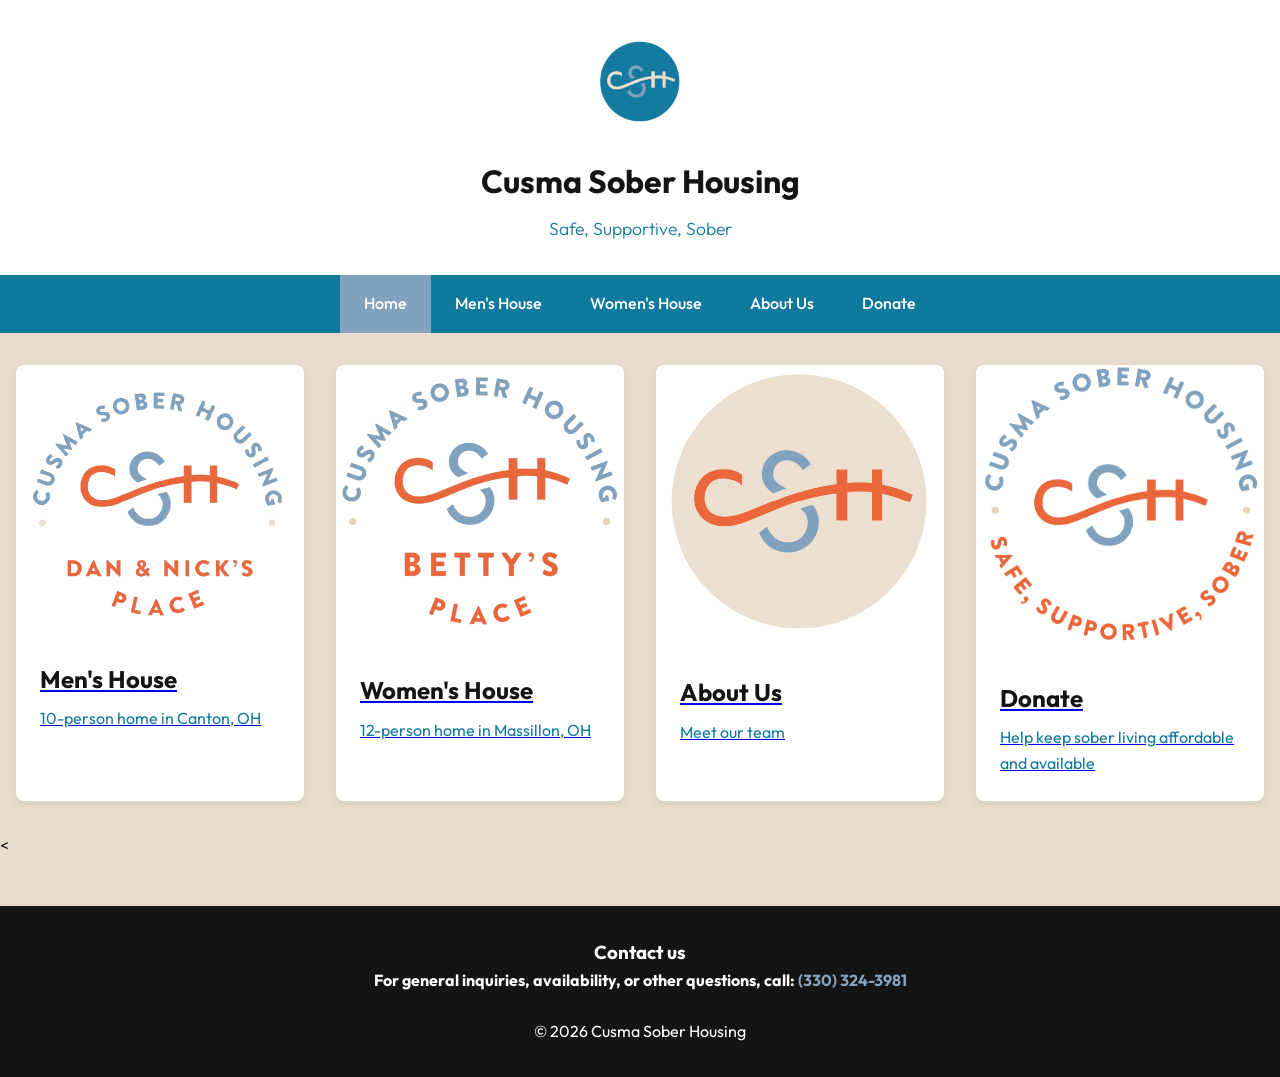
<file: index.html>
<!doctype html>
<html lang="en">
  <head>
    <meta charset="UTF-8" />
    <meta name="viewport" content="width=device-width, initial-scale=1.0" />
    <title>Cusma Sober Housing</title>
    <link rel="icon" href="public/images/favicon.ico" />
    <link rel="stylesheet" href="public/styles.css" />

    <link rel="preconnect" href="https://fonts.googleapis.com" />
    <link rel="preconnect" href="https://fonts.gstatic.com" crossorigin />
    <link href="https://fonts.googleapis.com/css2?family=Outfit:wght@300;400;500;600;700;800&display=swap" rel="stylesheet" />
  <script src="public/js/main.js" defer></script>
</head>

  <body>
    <div class="header">
      <img src="public/images/csh-logo.png" alt="Cusma Sober Housing" class="avatar" />
      <h1>Cusma Sober Housing</h1>
      <p class="tagline">Safe, Supportive, Sober</p>
    </div>

    <nav>
      <a href="index.html" class="active">Home</a>
      <a href="mens-house.html">Men's House</a>
      <a href="womens-house.html">Women's House</a>
      <a href="about.html">About Us</a>
      <a href="donate.html">Donate</a>
    </nav>

    <div class="container">
      <div class="blocks-grid">
        <a href="mens-house.html" class="block">
          <img src="public/images/dan-n-nick.png" alt="Men's House" />
          <div class="block-content">
            <h2>Men's House</h2>
            <p>10-person home in Canton, OH</p>
          </div>
        </a>

        <a href="womens-house.html" class="block">
          <img src="public/images/bettys-logo.png" alt="Women's House" />
          <div class="block-content">
            <h2>Women's House</h2>
            <p>12-person home in Massillon, OH</p>
          </div>
        </a>

        <a href="about.html" class="block">
          <img src="public/images/csh-tan-logo.png" alt="About Us" />
          <div class="block-content">
            <h2>About Us</h2>
            <p>Meet our team</p>
          </div>
        </a>

        <a href="donate.html" class="block">
          <img src="public/images/csh-slogan-logo.png" alt="Donate" />
          <div class="block-content">
            <h2>Donate</h2>
            <p>Help keep sober living affordable and available</p>
          </div>
        </a>
      </div>
    </div>

    <    <div class="footer">
      <h3>Contact us</h3>
      <h4>
        For general inquiries, availability, or other questions, call:
        <span
          class="phone"
          data-user="330"
          data-mid="324"
          data-end="3981"
        ></span>
      </h4>

      <br />
      <p>&copy; 2026 Cusma Sober Housing</p>
    </div>
  </body>
</html>
</file>
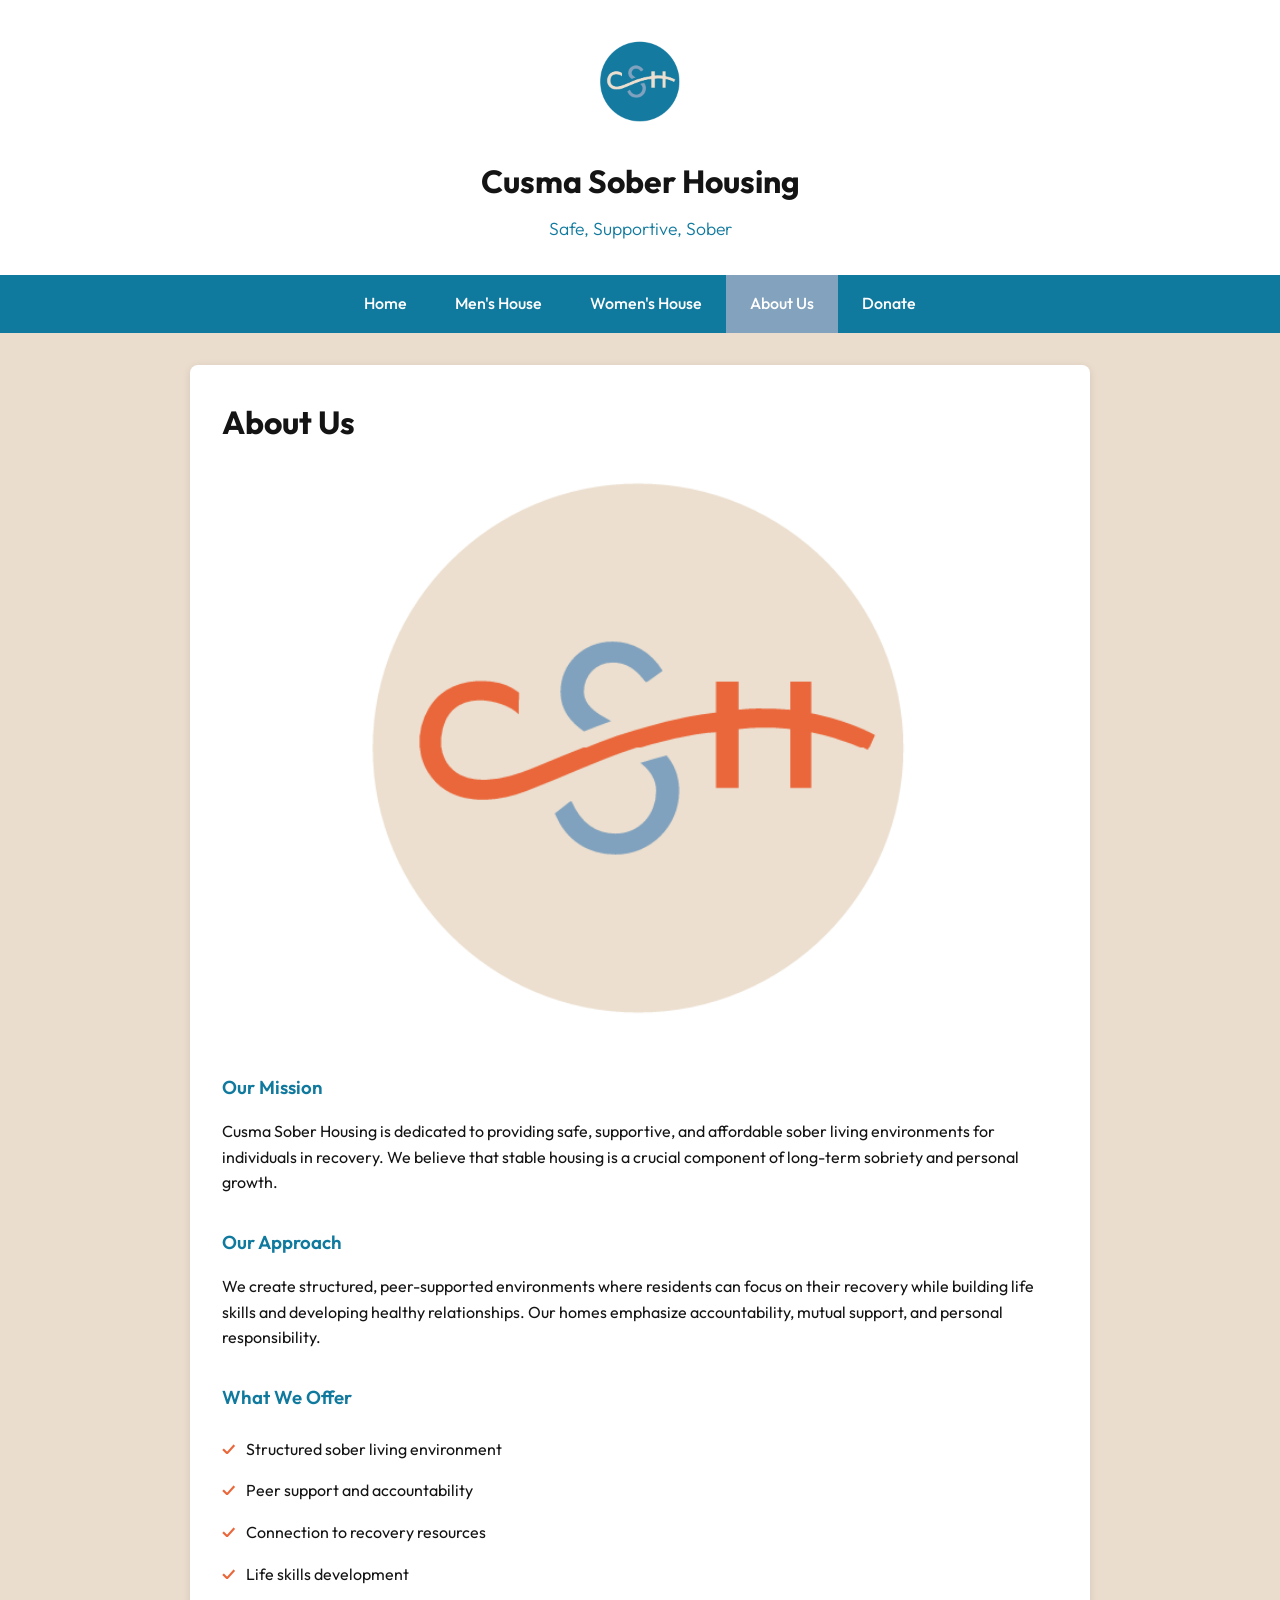
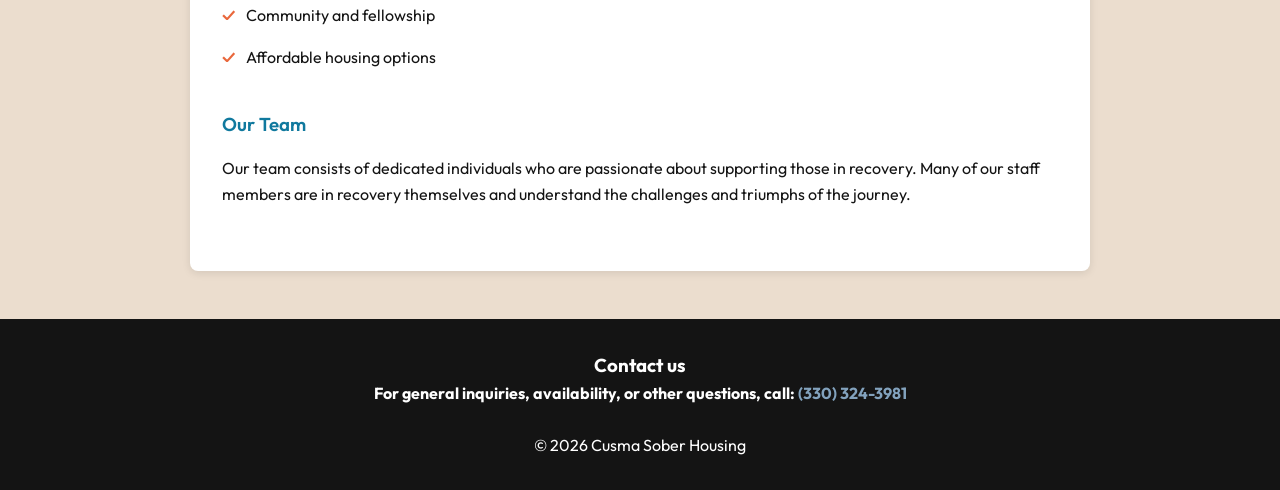
<file: about.html>
<!doctype html>
<html lang="en">
  <head>
    <meta charset="UTF-8" />
    <meta name="viewport" content="width=device-width, initial-scale=1.0" />
    <title>About | Cusma Sober Housing</title>

    <link rel="icon" href="public/images/favicon.ico" />
    <link rel="stylesheet" href="public/styles.css" />

    <link rel="preconnect" href="https://fonts.googleapis.com" />
    <link rel="preconnect" href="https://fonts.gstatic.com" crossorigin />
    <link
      href="https://fonts.googleapis.com/css2?family=Outfit:wght@300;400;500;600;700;800&display=swap"
      rel="stylesheet"
    />
    <script src="public/js/main.js" defer></script>
  </head>

  <body>
    <!-- Header -->
    <div class="header">
      <img
        src="public/images/csh-logo.png"
        alt="Cusma Sober Housing"
        class="avatar"
      />
      <h1>Cusma Sober Housing</h1>
      <p class="tagline">Safe, Supportive, Sober</p>
    </div>

    <!-- Nav -->
    <nav>
      <a href="index.html">Home</a>
      <a href="mens-house.html">Men's House</a>
      <a href="womens-house.html">Women's House</a>
      <a href="about.html" class="active">About Us</a>
      <a href="donate.html">Donate</a>
    </nav>

    <!-- Page Content -->
    <div class="container">
      <div class="page-content">
        <h2>About Us</h2>
        <img src="public/images/csh-tan-logo.png" alt="About Us" />

        <div class="info-section">
          <h3>Our Mission</h3>
          <p>
            Cusma Sober Housing is dedicated to providing safe, supportive, and
            affordable sober living environments for individuals in recovery. We
            believe that stable housing is a crucial component of long-term
            sobriety and personal growth.
          </p>
        </div>

        <div class="info-section">
          <h3>Our Approach</h3>
          <p>
            We create structured, peer-supported environments where residents
            can focus on their recovery while building life skills and
            developing healthy relationships. Our homes emphasize
            accountability, mutual support, and personal responsibility.
          </p>
        </div>

        <div class="info-section">
          <h3>What We Offer</h3>
          <ul class="info-list">
            <li>Structured sober living environment</li>
            <li>Peer support and accountability</li>
            <li>Connection to recovery resources</li>
            <li>Life skills development</li>
            <li>Community and fellowship</li>
            <li>Affordable housing options</li>
          </ul>
        </div>

        <div class="info-section">
          <h3>Our Team</h3>
          <p>
            Our team consists of dedicated individuals who are passionate about
            supporting those in recovery. Many of our staff members are in
            recovery themselves and understand the challenges and triumphs of
            the journey.
          </p>
        </div>
      </div>
    </div>

    <!-- Footer -->
        <div class="footer">
      <h3>Contact us</h3>
      <h4>
        For general inquiries, availability, or other questions, call:
        <span
          class="phone"
          data-user="330"
          data-mid="324"
          data-end="3981"
        ></span>
      </h4>

      <br />
      <p>&copy; 2026 Cusma Sober Housing</p>
    </div>

  </body>
</html>
</file>
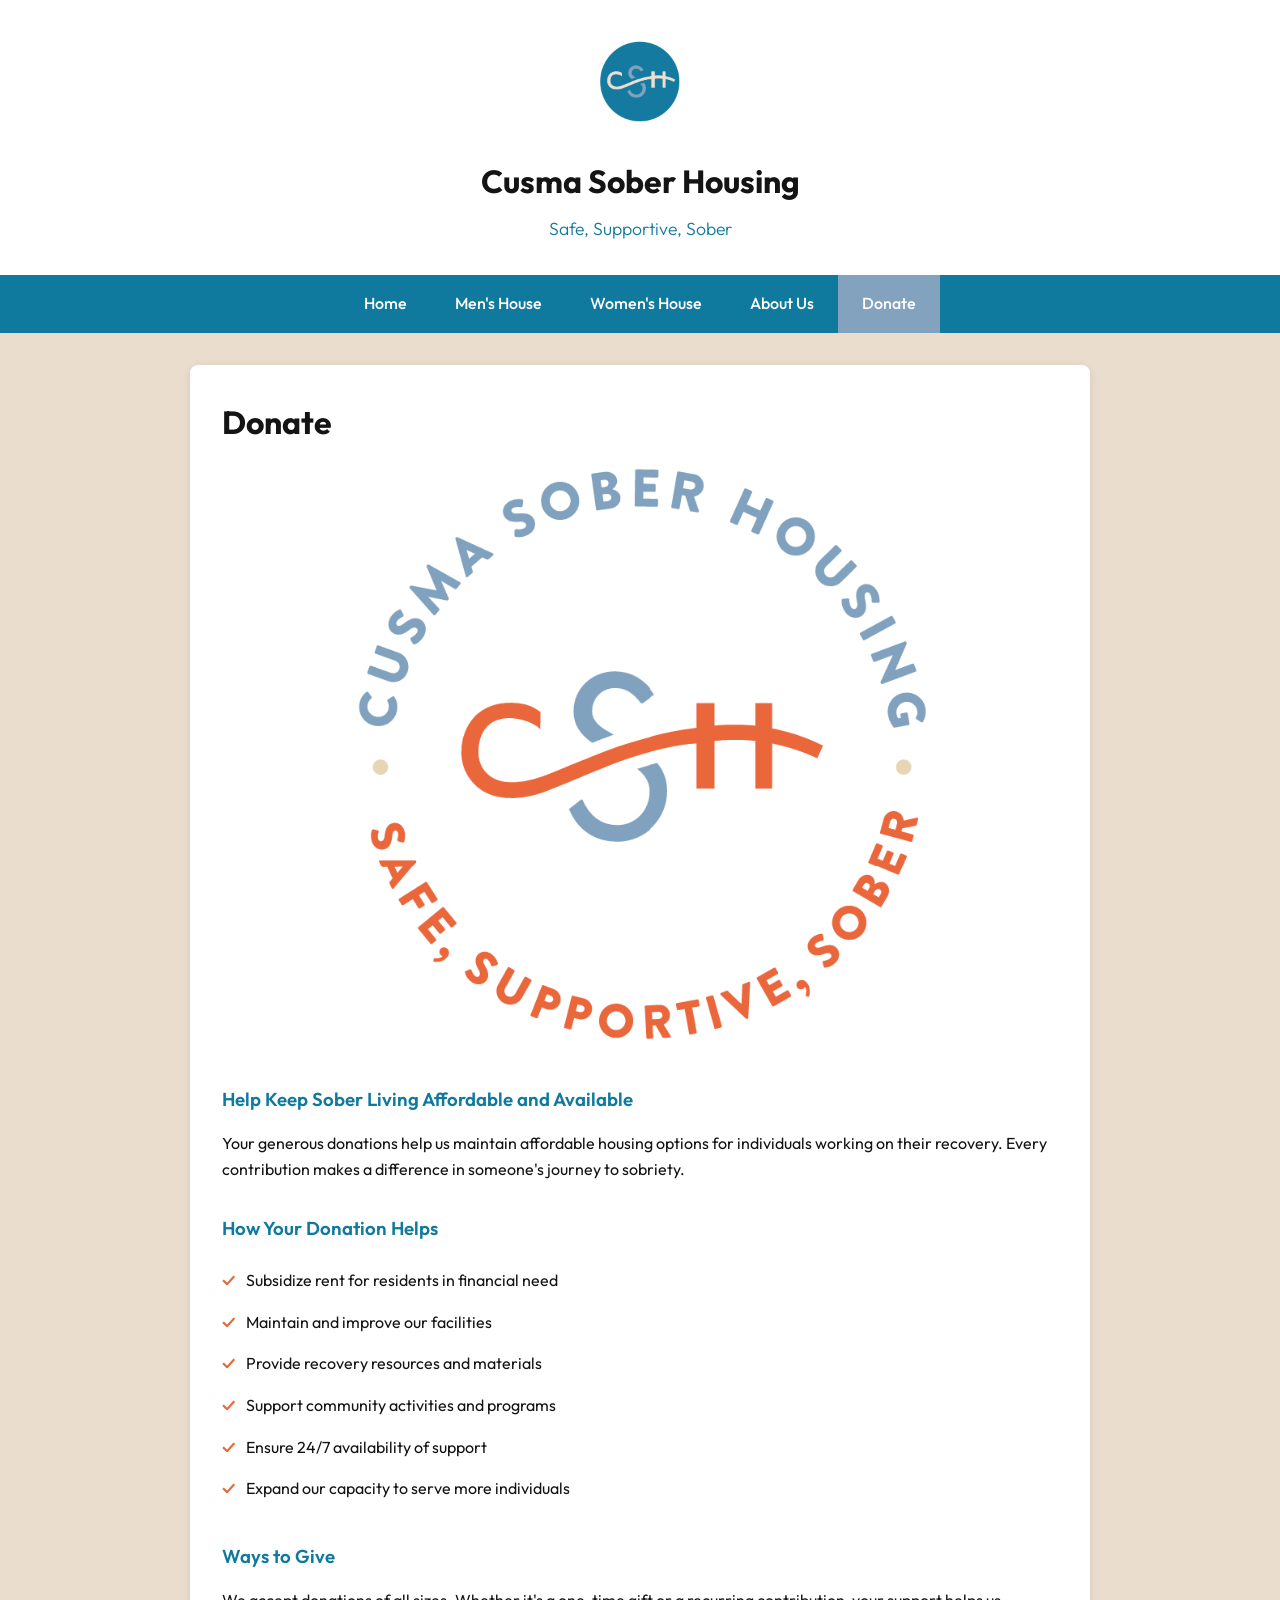
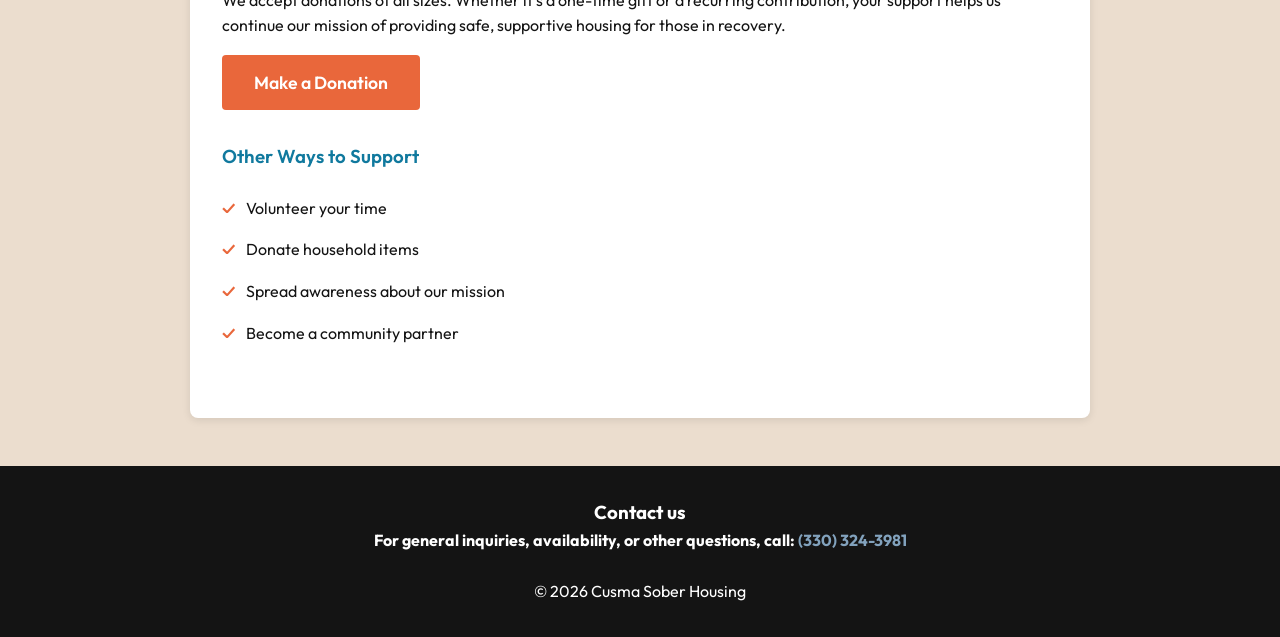
<file: donate.html>
<!doctype html>
<html lang="en">
  <head>
    <meta charset="UTF-8" />
    <meta name="viewport" content="width=device-width, initial-scale=1.0" />
    <title>Donate | Cusma Sober Housing</title>

    <link rel="icon" href="public/images/favicon.ico" />
    <link rel="stylesheet" href="public/styles.css" />

    <link rel="preconnect" href="https://fonts.googleapis.com" />
    <link rel="preconnect" href="https://fonts.gstatic.com" crossorigin />
    <link
      href="https://fonts.googleapis.com/css2?family=Outfit:wght@300;400;500;600;700;800&display=swap"
      rel="stylesheet"
    />
    <script src="public/js/main.js" defer></script>
  </head>

  <body>
    <!-- Header -->
    <div class="header">
      <img
        src="public/images/csh-logo.png"
        alt="Cusma Sober Housing"
        class="avatar"
      />
      <h1>Cusma Sober Housing</h1>
      <p class="tagline">Safe, Supportive, Sober</p>
    </div>

    <!-- Nav -->
    <nav>
      <a href="index.html">Home</a>
      <a href="mens-house.html">Men's House</a>
      <a href="womens-house.html">Women's House</a>
      <a href="about.html">About Us</a>
      <a href="donate.html" class="active">Donate</a>
    </nav>

    <!-- Page Content -->
    <div class="container">
      <div class="page-content">
        <h2>Donate</h2>
        <img src="public/images/csh-slogan-logo.png" alt="Donate" />

        <div class="info-section">
          <h3>Help Keep Sober Living Affordable and Available</h3>
          <p>
            Your generous donations help us maintain affordable housing options
            for individuals working on their recovery. Every contribution makes
            a difference in someone's journey to sobriety.
          </p>
        </div>

        <div class="info-section">
          <h3>How Your Donation Helps</h3>
          <ul class="info-list">
            <li>Subsidize rent for residents in financial need</li>
            <li>Maintain and improve our facilities</li>
            <li>Provide recovery resources and materials</li>
            <li>Support community activities and programs</li>
            <li>Ensure 24/7 availability of support</li>
            <li>Expand our capacity to serve more individuals</li>
          </ul>
        </div>

        <div class="info-section">
          <h3>Ways to Give</h3>
          <p>
            We accept donations of all sizes. Whether it's a one-time gift or a
            recurring contribution, your support helps us continue our mission
            of providing safe, supportive housing for those in recovery.
          </p>
          <button
            class="donate-btn"
            onclick="
              alert(
                'Thank you for your interest in donating! Please contact us for donation information.',
              )
            "
          >
            Make a Donation
          </button>
        </div>

        <div class="info-section">
          <h3>Other Ways to Support</h3>
          <ul class="info-list">
            <li>Volunteer your time</li>
            <li>Donate household items</li>
            <li>Spread awareness about our mission</li>
            <li>Become a community partner</li>
          </ul>
        </div>
      </div>
    </div>

    <!-- Footer -->
    <div class="footer">
      <h3>Contact us</h3>
      <h4>
        For general inquiries, availability, or other questions, call:
        <span
          class="phone"
          data-user="330"
          data-mid="324"
          data-end="3981"
        ></span>
      </h4>

      <br />
      <p>&copy; 2026 Cusma Sober Housing</p>
    </div>

  </body>
</html>
</file>
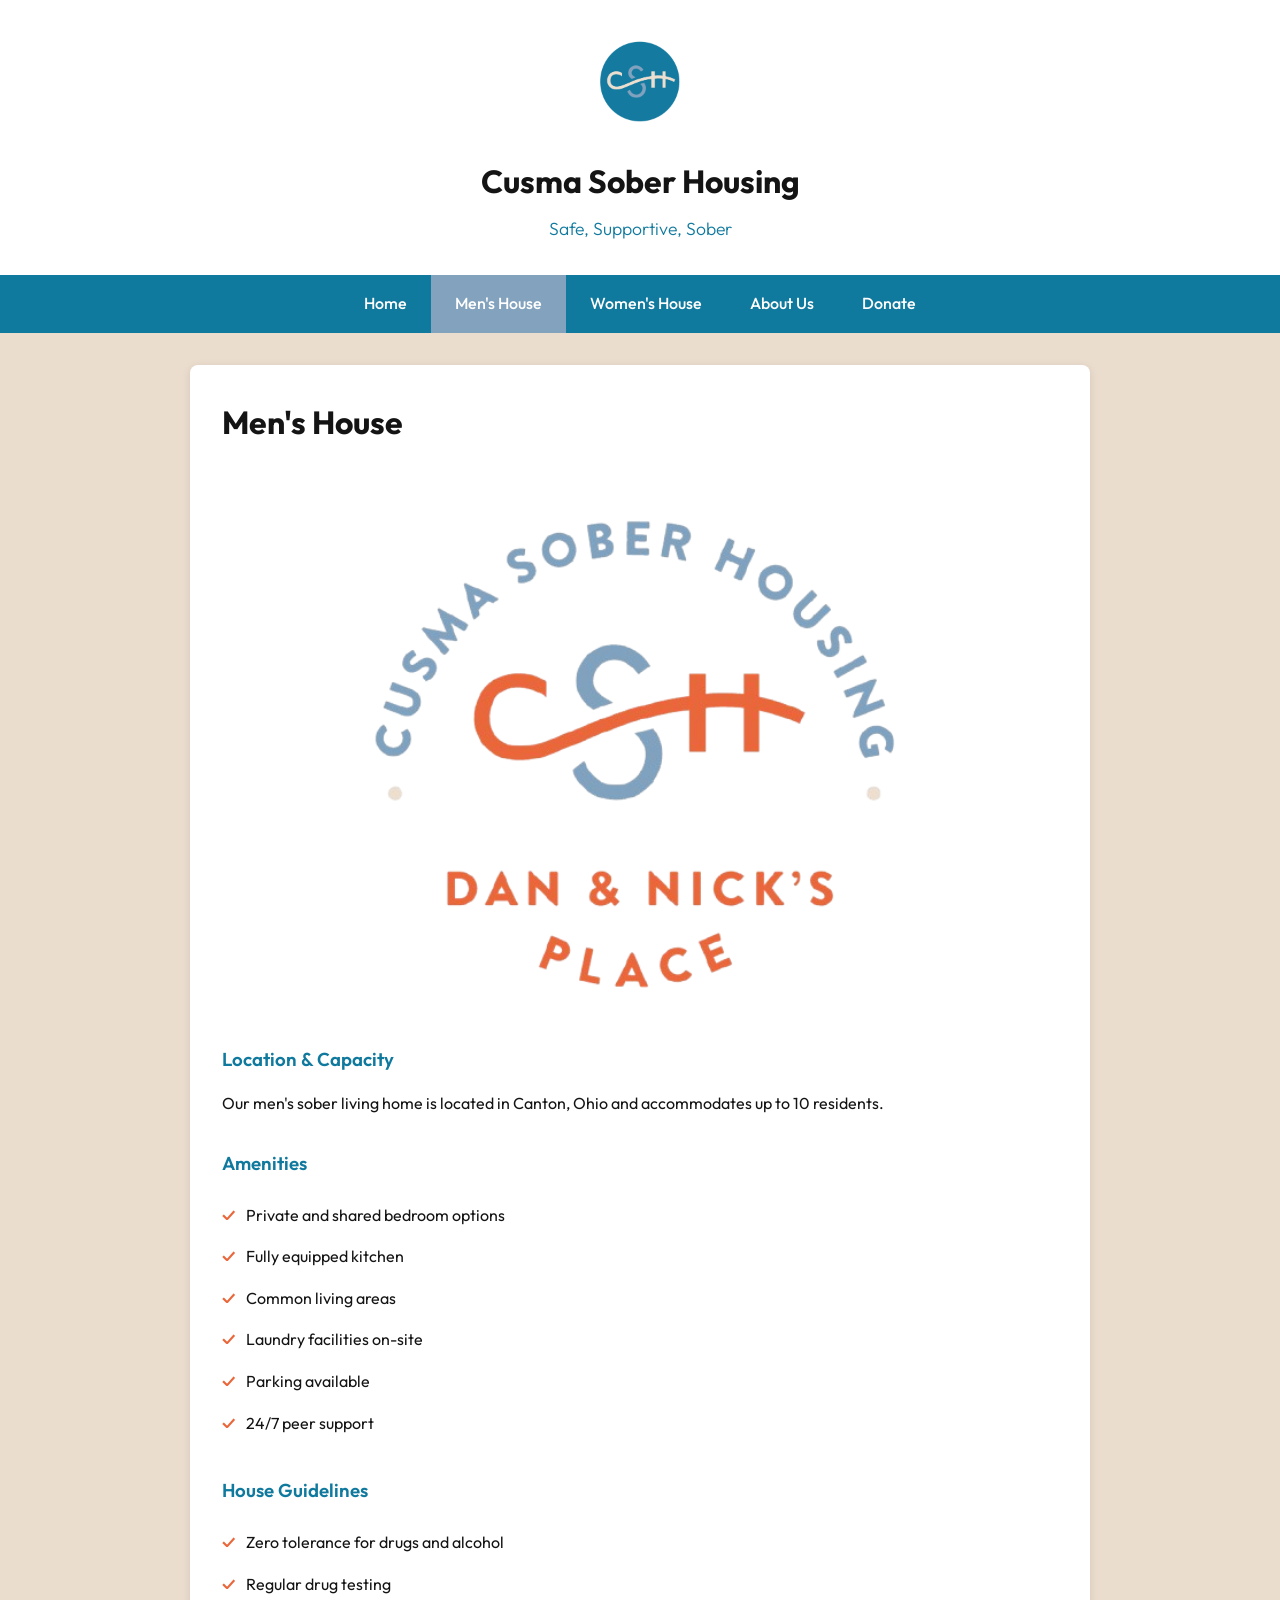
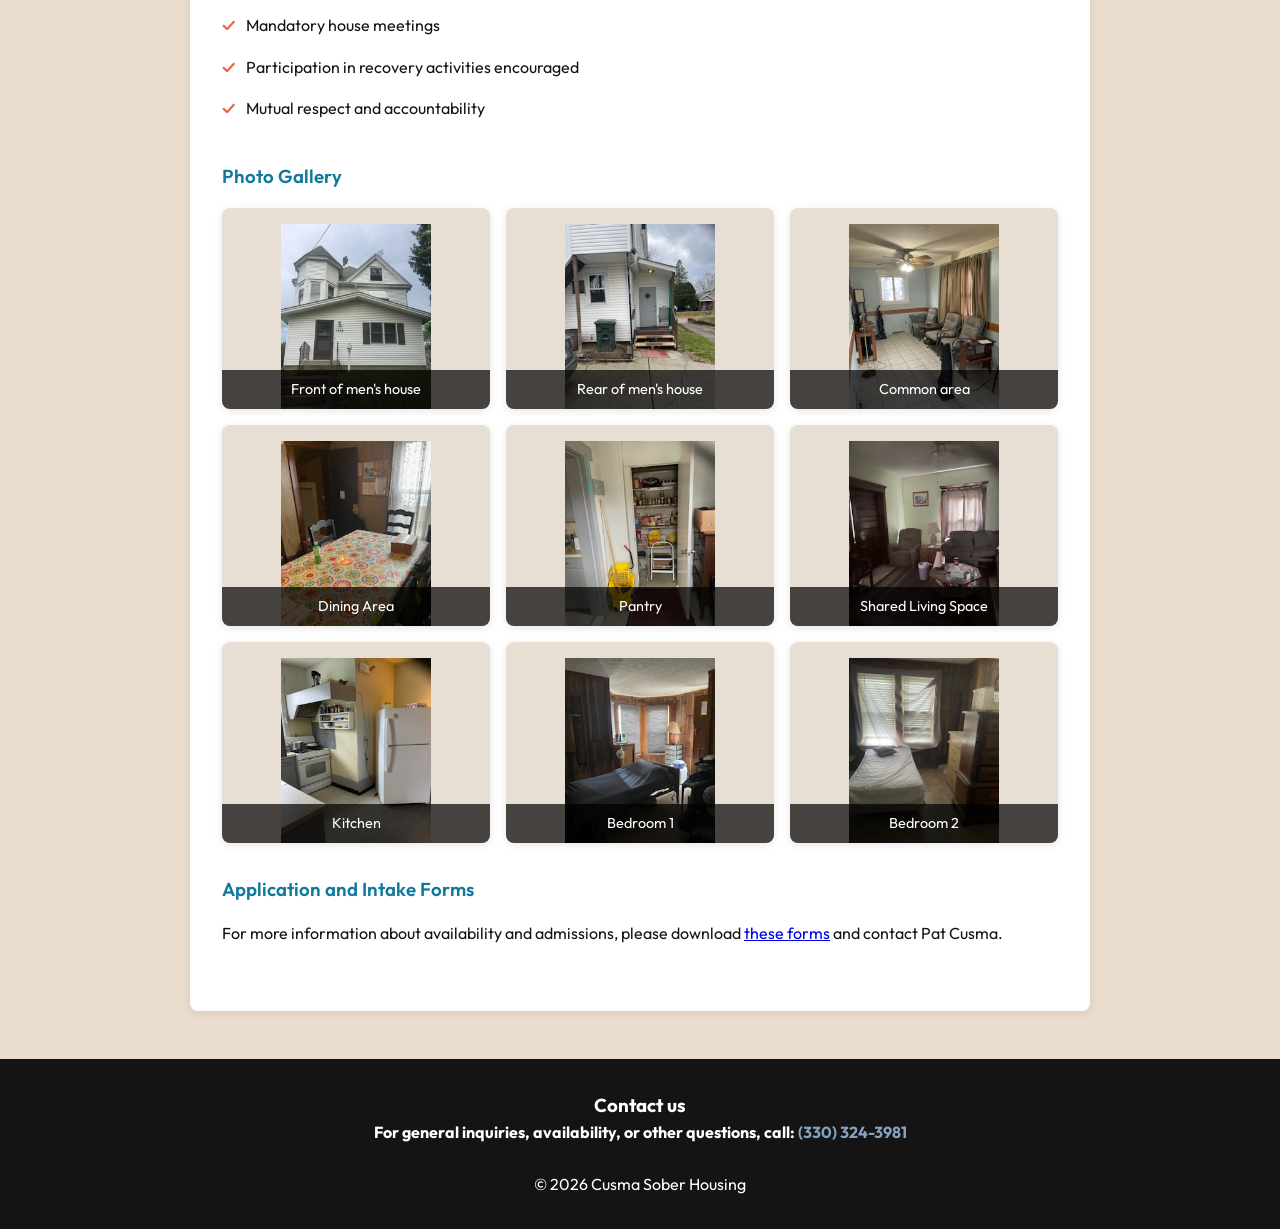
<file: mens-house.html>
<!doctype html>
<html lang="en">
  <head>
    <meta charset="UTF-8" />
    <meta name="viewport" content="width=device-width, initial-scale=1.0" />
    <title>Men's house | Cusma Sober Housing</title>

    <link rel="icon" href="public/images/favicon.ico" />
    <link rel="stylesheet" href="public/styles.css" />

    <link rel="preconnect" href="https://fonts.googleapis.com" />
    <link rel="preconnect" href="https://fonts.gstatic.com" crossorigin />
    <link
      href="https://fonts.googleapis.com/css2?family=Outfit:wght@300;400;500;600;700;800&display=swap"
      rel="stylesheet"
    />
    <script src="public/js/main.js" defer></script>
  </head>

  <body>
    <!-- Header -->
    <div class="header">
      <img
        src="public/images/csh-logo.png"
        alt="Cusma Sober Housing"
        class="avatar"
      />
      <h1>Cusma Sober Housing</h1>
      <p class="tagline">Safe, Supportive, Sober</p>
    </div>

    <!-- Nav -->
    <nav>
      <a href="index.html">Home</a>
      <a href="mens-house.html" class="active">Men's House</a>
      <a href="womens-house.html">Women's House</a>
      <a href="about.html">About Us</a>
      <a href="donate.html">Donate</a>
    </nav>

    <!-- Page Content -->
    <div class="container">
      <div class="page-content">
        <h2>Men's House</h2>
        <img src="public/images/dan-n-nick.png" alt="Men's House" />

        <div class="info-section">
          <h3>Location & Capacity</h3>
          <p>
            Our men's sober living home is located in Canton, Ohio and
            accommodates up to 10 residents.
          </p>
        </div>

        <div class="info-section">
          <h3>Amenities</h3>
          <ul class="info-list">
            <li>Private and shared bedroom options</li>
            <li>Fully equipped kitchen</li>
            <li>Common living areas</li>
            <li>Laundry facilities on-site</li>
            <li>Parking available</li>
            <li>24/7 peer support</li>
          </ul>
        </div>

        <div class="info-section">
          <h3>House Guidelines</h3>
          <ul class="info-list">
            <li>Zero tolerance for drugs and alcohol</li>
            <li>Regular drug testing</li>
            <li>Mandatory house meetings</li>
            <li>Participation in recovery activities encouraged</li>
            <li>Mutual respect and accountability</li>
          </ul>
        </div>

        <div class="info-section photo-gallery">
          <h3>Photo Gallery</h3>
          <div class="gallery-grid">
            <div class="gallery-item" onclick="openModal(this)">
              <img
                src="public/images/mens-house/mens_house_front.jpeg"
                alt="Front of house"
              />
              <div class="gallery-caption">Front of men's house</div>
            </div>
            <div class="gallery-item" onclick="openModal(this)">
              <img
                src="public/images/mens-house/mens_house_back.jpeg"
                alt="Rear of men's house"
              />
              <div class="gallery-caption">Rear of men's house</div>
            </div>
            <div class="gallery-item" onclick="openModal(this)">
              <img
                src="public/images/mens-house/mens_house_common_area.jpeg"
                alt="Common area"
              />
              <div class="gallery-caption">Common area</div>
            </div>
            <div class="gallery-item" onclick="openModal(this)">
              <img
                src="public/images/mens-house/mens_house_dining_area.jpeg"
                alt="Dining Area"
              />
              <div class="gallery-caption">Dining Area</div>
            </div>
            <div class="gallery-item" onclick="openModal(this)">
              <img
                src="public/images/mens-house/mens_house_pantry.jpeg"
                alt="Pantry"
              />
              <div class="gallery-caption">Pantry</div>
            </div>
            <div class="gallery-item" onclick="openModal(this)">
              <img
                src="public/images/mens-house/mens_house_living_room.jpeg"
                alt="Shared Space"
              />
              <div class="gallery-caption">Shared Living Space</div>
            </div>
            <div class="gallery-item" onclick="openModal(this)">
              <img
                src="public/images/mens-house/men_s_house_kitchen.jpeg"
                alt="Kitchen"
              />
              <div class="gallery-caption">Kitchen</div>
            </div>
            <div class="gallery-item" onclick="openModal(this)">
              <img
                src="public/images/mens-house/mens_house_bedroom 1.jpeg"
                alt="Bedroom 1"
              />
              <div class="gallery-caption">Bedroom 1</div>
            </div>
            <div class="gallery-item" onclick="openModal(this)">
              <img
                src="public/images/mens-house/mens_house_bedroom2.jpeg"
                alt="Bedroom 2"
              />
              <div class="gallery-caption">Bedroom 2</div>
            </div>
          </div>
        </div>

        <div class="info-section">
          <h3>Application and Intake Forms</h3>
          <p>
            For more information about availability and admissions, please download <a href="public/Intake-Packet.pdf"> these forms</a> and contact Pat Cusma. 
          </p>
        </div>
      </div>
    </div>

    <!-- Footer -->
    <div class="footer">
      <h3>Contact us</h3>
      <h4>
        For general inquiries, availability, or other questions, call:
        <span
          class="phone"
          data-user="330"
          data-mid="324"
          data-end="3981"
        ></span>
      </h4>

      <br />
      <p>&copy; 2026 Cusma Sober Housing</p>
    </div>

    <!-- Modal (keep this for galleries) -->
    <div id="photoModal" class="modal" onclick="closeModal()">
      <span class="close-modal">&times;</span>
      <img
        class="modal-content"
        id="modalImg"
        onclick="event.stopPropagation()"
      />
    </div>
  </body>
</html>
</file>
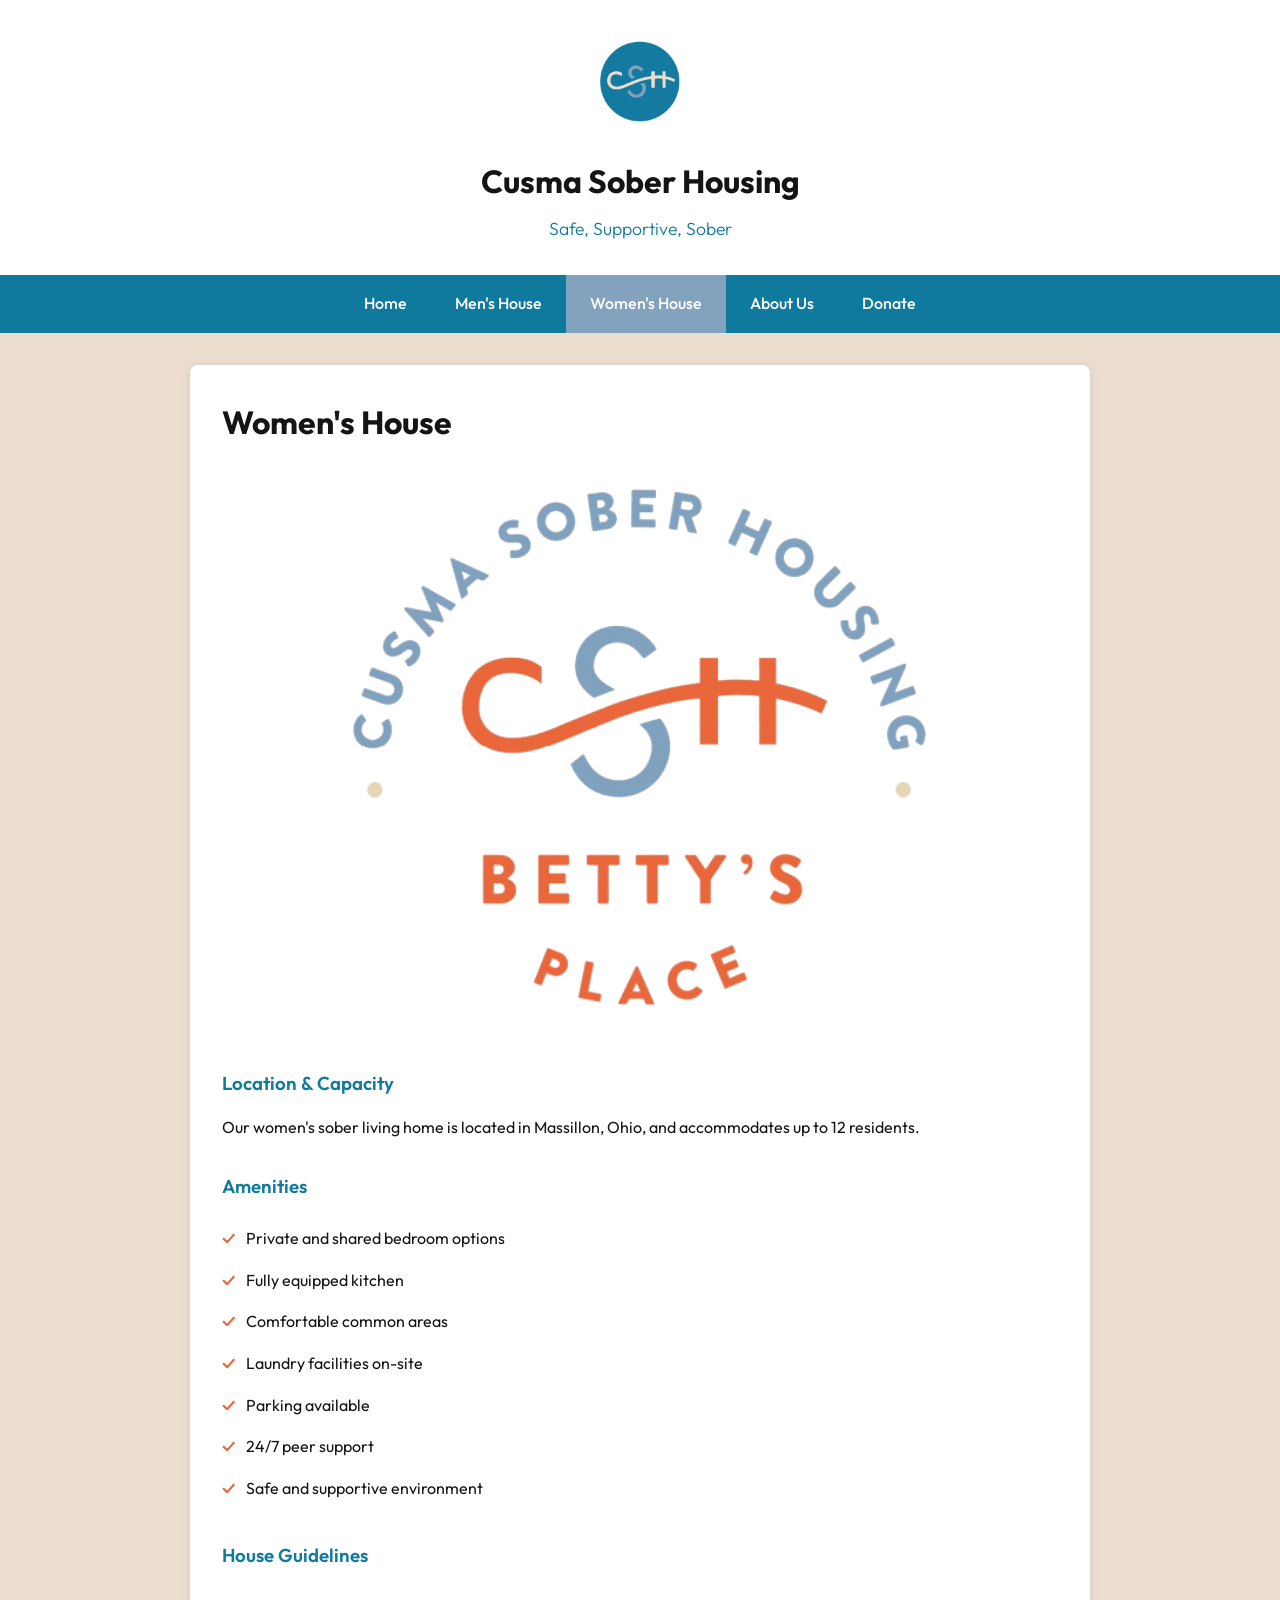
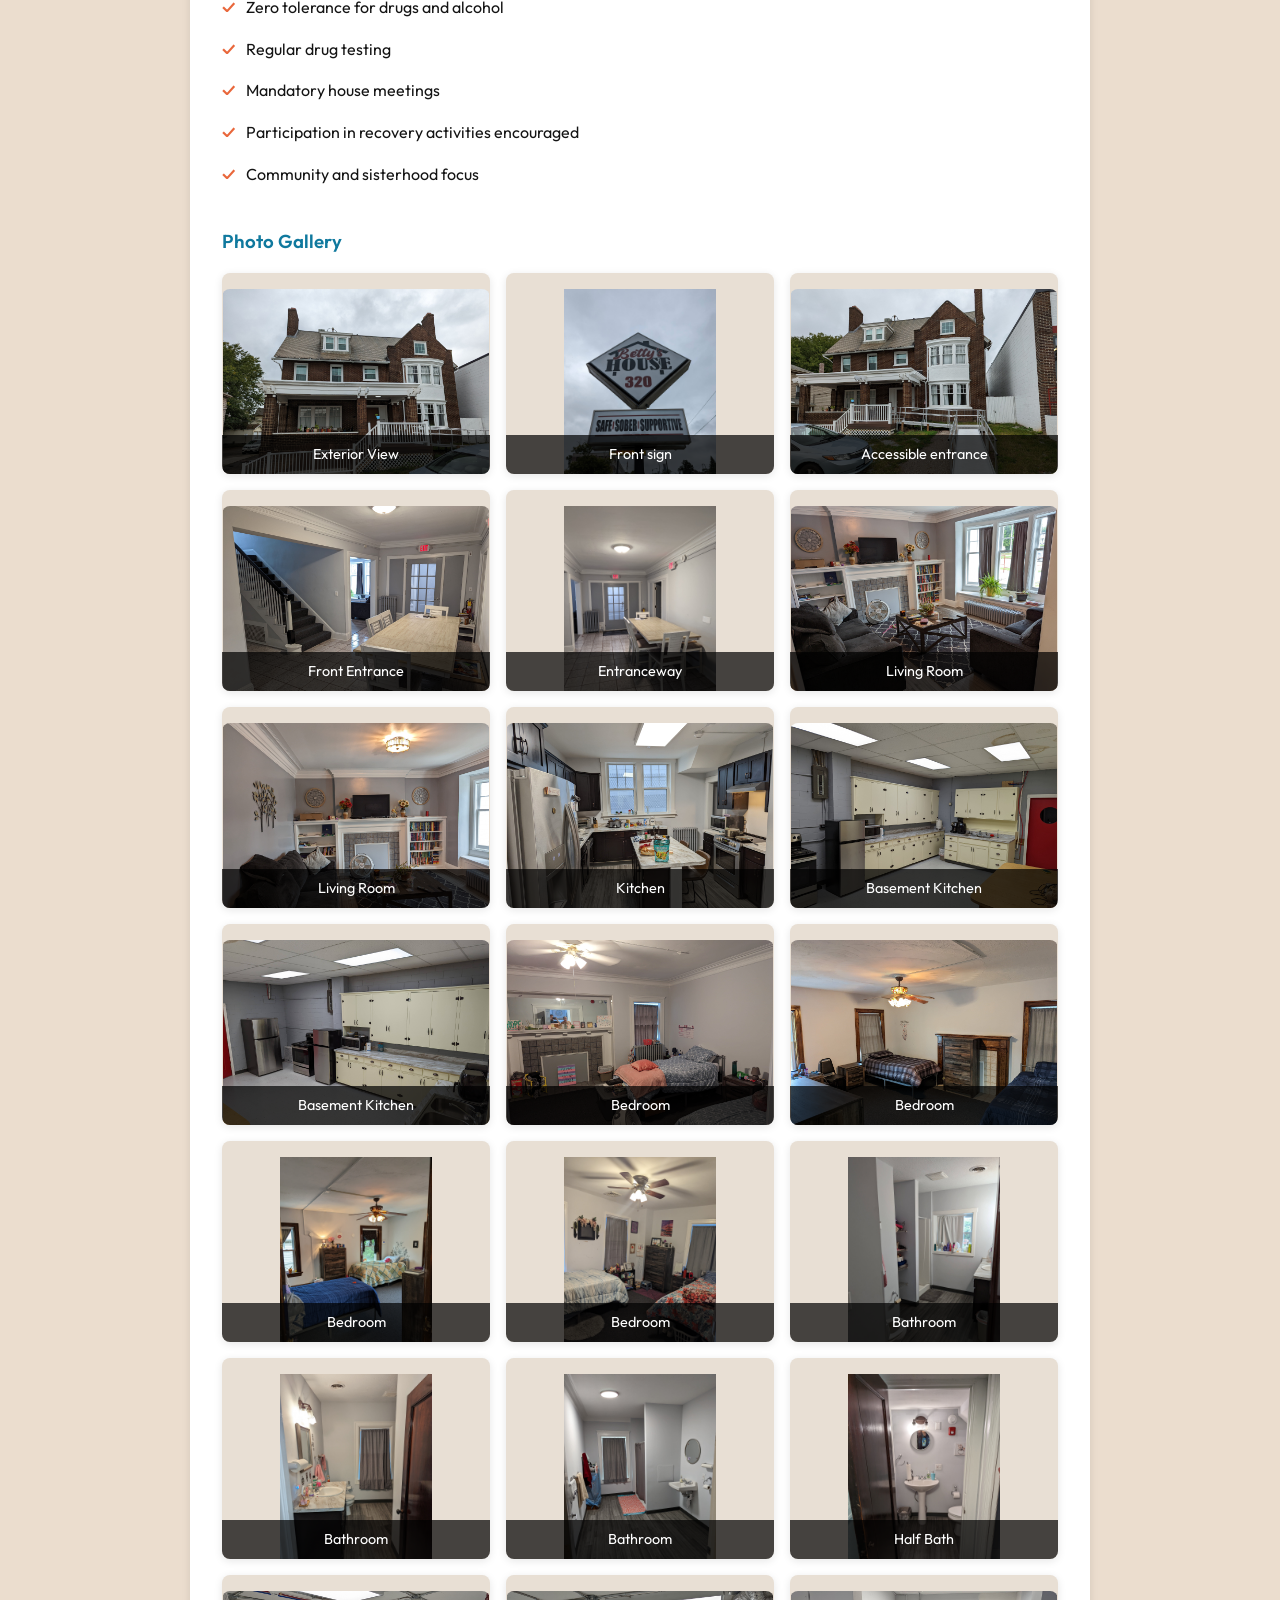
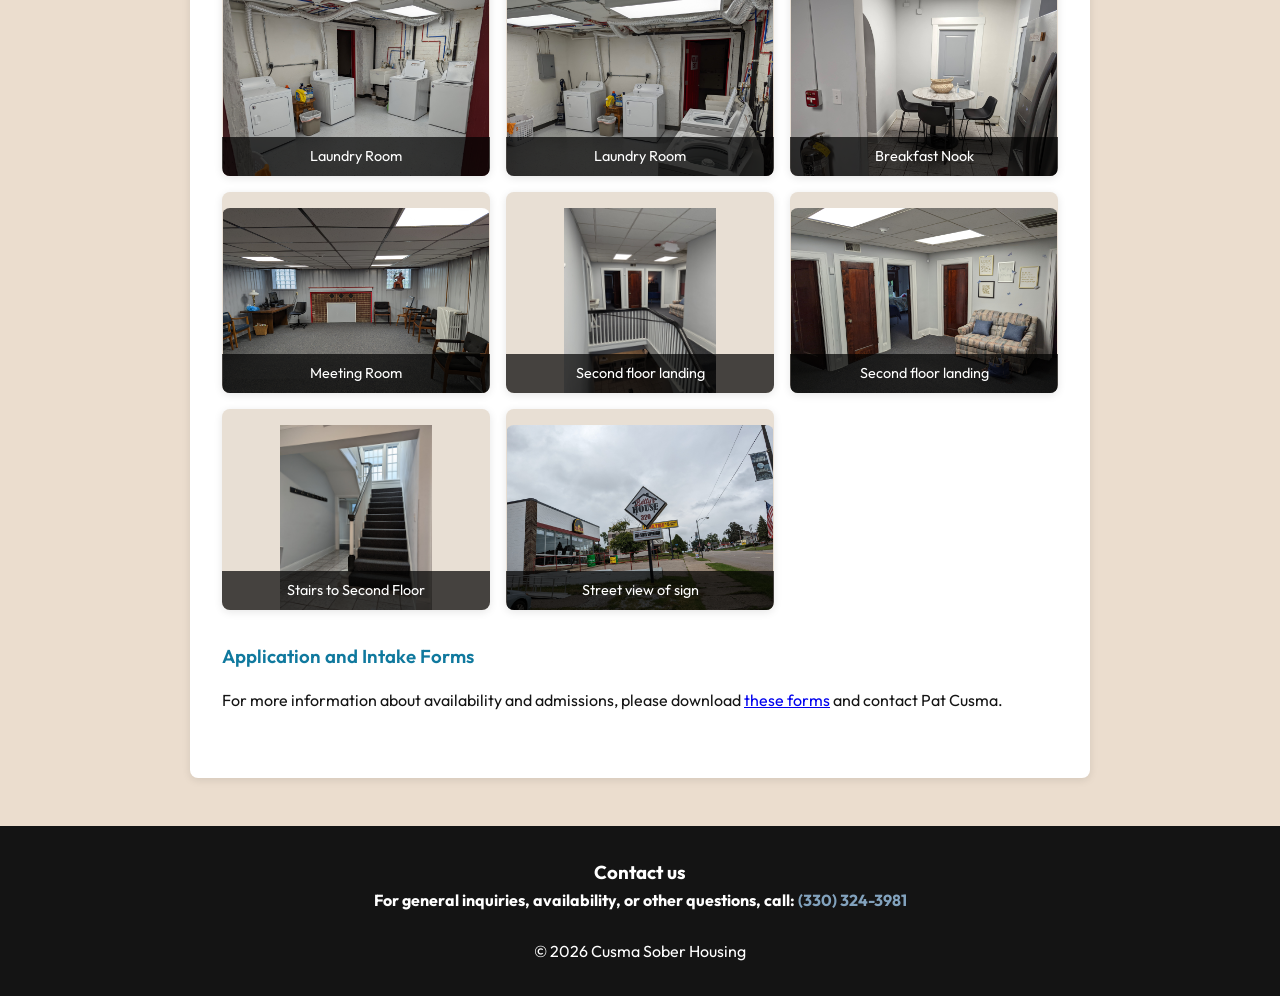
<file: womens-house.html>
<!doctype html>
<html lang="en">
  <head>
    <meta charset="UTF-8" />
    <meta name="viewport" content="width=device-width, initial-scale=1.0" />
    <title>Women's house | Cusma Sober Housing</title>

    <link rel="icon" href="public/images/favicon.ico" />
    <link rel="stylesheet" href="public/styles.css" />

    <link rel="preconnect" href="https://fonts.googleapis.com" />
    <link rel="preconnect" href="https://fonts.gstatic.com" crossorigin />
    <link
      href="https://fonts.googleapis.com/css2?family=Outfit:wght@300;400;500;600;700;800&display=swap"
      rel="stylesheet"
    />
    <script src="public/js/main.js" defer></script>
  </head>

  <body>
    <!-- Header -->
    <div class="header">
      <img
        src="public/images/csh-logo.png"
        alt="Cusma Sober Housing"
        class="avatar"
      />
      <h1>Cusma Sober Housing</h1>
      <p class="tagline">Safe, Supportive, Sober</p>
    </div>

    <!-- Nav -->
    <nav>
      <a href="index.html">Home</a>
      <a href="mens-house.html">Men's House</a>
      <a href="womens-house.html" class="active">Women's House</a>
      <a href="about.html">About Us</a>
      <a href="donate.html">Donate</a>
    </nav>

    <!-- Page Content -->
    <div class="container">
      <div class="page-content">
        <h2>Women's House</h2>
        <img src="public/images/bettys-logo.png" alt="Women's House" />

        <div class="info-section">
          <h3>Location & Capacity</h3>
          <p>
            Our women's sober living home is located in Massillon, Ohio, and
            accommodates up to 12 residents.
          </p>
        </div>

        <div class="info-section">
          <h3>Amenities</h3>
          <ul class="info-list">
            <li>Private and shared bedroom options</li>
            <li>Fully equipped kitchen</li>
            <li>Comfortable common areas</li>
            <li>Laundry facilities on-site</li>
            <li>Parking available</li>
            <li>24/7 peer support</li>
            <li>Safe and supportive environment</li>
          </ul>
        </div>

        <div class="info-section">
          <h3>House Guidelines</h3>
          <ul class="info-list">
            <li>Zero tolerance for drugs and alcohol</li>
            <li>Regular drug testing</li>
            <li>Mandatory house meetings</li>
            <li>Participation in recovery activities encouraged</li>
            <li>Community and sisterhood focus</li>
          </ul>
        </div>

        <div class="info-section photo-gallery">
          <h3>Photo Gallery</h3>
          <div class="gallery-grid">
            <!-- Exterior -->
            <div class="gallery-item" onclick="openModal(this)">
              <img
                src="public/images/womens-house/womens_house_front_outside_view.jpg"
                alt="Exterior View"
              />
              <div class="gallery-caption">Exterior View</div>
            </div>

            <!-- Front sign -->
            <div class="gallery-item" onclick="openModal(this)">
              <img
                src="public/images/womens-house/womens_house_front_sign.jpg"
                alt="Front sign"
              />
              <div class="gallery-caption">Front sign</div>
            </div>

            <!-- Accessible entrance -->
            <div class="gallery-item" onclick="openModal(this)">
              <img
                src="public/images/womens-house/womens_house_outside_front_view2.jpg"
                alt="Accessible entrance"
              />
              <div class="gallery-caption">Accessible entrance</div>
            </div>

            <!-- Front Entrance -->
            <div class="gallery-item" onclick="openModal(this)">
              <img
                src="public/images/womens-house/womens_house_front_entrance1.jpg"
                alt="Front Entrance"
              />
              <div class="gallery-caption">Front Entrance</div>
            </div>

            <!-- Entranceway -->
            <div class="gallery-item" onclick="openModal(this)">
              <img
                src="public/images/womens-house/womens_house_entranceway.jpg"
                alt="Entranceway"
              />
              <div class="gallery-caption">Entranceway</div>
            </div>

            <!-- Living Room -->
            <div class="gallery-item" onclick="openModal(this)">
              <img
                src="public/images/womens-house/womens_house_living_room1.jpg"
                alt="Living Room"
              />
              <div class="gallery-caption">Living Room</div>
            </div>

            <!-- Living Room -->
            <div class="gallery-item" onclick="openModal(this)">
              <img
                src="public/images/womens-house/womens_house_living_room2.jpg"
                alt="Living Room"
              />
              <div class="gallery-caption">Living Room</div>
            </div>

            <!-- Kitchen -->
            <div class="gallery-item" onclick="openModal(this)">
              <img
                src="public/images/womens-house/womens_house_kitchen.jpg"
                alt="Kitchen"
              />
              <div class="gallery-caption">Kitchen</div>
            </div>

            <!-- Basement Kitchen -->
            <div class="gallery-item" onclick="openModal(this)">
              <img
                src="public/images/womens-house/womens_house_basement_kitchen1.jpg"
                alt="Basement Kitchen"
              />
              <div class="gallery-caption">Basement Kitchen</div>
            </div>

            <!-- Basement Kitchen -->
            <div class="gallery-item" onclick="openModal(this)">
              <img
                src="public/images/womens-house/womens_house_basement_kitchen2.jpg"
                alt="Basement Kitchen"
              />
              <div class="gallery-caption">Basement Kitchen</div>
            </div>

            <!-- Bedroom -->
            <div class="gallery-item" onclick="openModal(this)">
              <img
                src="public/images/womens-house/womens_house_bedroom1.jpg"
                alt="Bedroom"
              />
              <div class="gallery-caption">Bedroom</div>
            </div>

            <!-- Bedroom -->
            <div class="gallery-item" onclick="openModal(this)">
              <img
                src="public/images/womens-house/womens_house_bedroom2.jpg"
                alt="Bedroom"
              />
              <div class="gallery-caption">Bedroom</div>
            </div>

            <!-- Bedroom -->
            <div class="gallery-item" onclick="openModal(this)">
              <img
                src="public/images/womens-house/womens_house_bedroom3.jpg"
                alt="Bedroom"
              />
              <div class="gallery-caption">Bedroom</div>
            </div>

            <!-- Bedroom -->
            <div class="gallery-item" onclick="openModal(this)">
              <img
                src="public/images/womens-house/womens_house_bedroom4.jpg"
                alt="Bedroom"
              />
              <div class="gallery-caption">Bedroom</div>
            </div>

            <!-- Bathroom -->
            <div class="gallery-item" onclick="openModal(this)">
              <img
                src="public/images/womens-house/womens_house_bathroom2.jpg"
                alt="Bathroom"
              />
              <div class="gallery-caption">Bathroom</div>
            </div>

            <!-- Bathroom -->
            <div class="gallery-item" onclick="openModal(this)">
              <img
                src="public/images/womens-house/womens_house_bathroom3.jpg"
                alt="Bathroom"
              />
              <div class="gallery-caption">Bathroom</div>
            </div>

            <!-- Bathroom -->
            <div class="gallery-item" onclick="openModal(this)">
              <img
                src="public/images/womens-house/womens_house_bath1.jpg"
                alt="Bathroom"
              />
              <div class="gallery-caption">Bathroom</div>
            </div>

            <!-- Half Bath -->
            <div class="gallery-item" onclick="openModal(this)">
              <img
                src="public/images/womens-house/womens_house_half-bath-1.jpg"
                alt="Half Bath"
              />
              <div class="gallery-caption">Half Bath</div>
            </div>

            <!-- Laundry -->
            <div class="gallery-item" onclick="openModal(this)">
              <img
                src="public/images/womens-house/womens_house_laundry1.jpg"
                alt="Laundry Room"
              />
              <div class="gallery-caption">Laundry Room</div>
            </div>

            <!-- Laundry -->
            <div class="gallery-item" onclick="openModal(this)">
              <img
                src="public/images/womens-house/womens_house_laundry2.jpg"
                alt="Laundry Room"
              />
              <div class="gallery-caption">Laundry Room</div>
            </div>

            <!-- Breakfast Nook -->
            <div class="gallery-item" onclick="openModal(this)">
              <img
                src="public/images/womens-house/womens_house_breakfast_nook.jpg"
                alt="Breakfast Nook"
              />
              <div class="gallery-caption">Breakfast Nook</div>
            </div>

            <!-- Meeting Room -->
            <div class="gallery-item" onclick="openModal(this)">
              <img
                src="public/images/womens-house/womens_house_meeting_room.jpg"
                alt="Meeting Room"
              />
              <div class="gallery-caption">Meeting Room</div>
            </div>

            <!-- Landing -->
            <div class="gallery-item" onclick="openModal(this)">
              <img
                src="public/images/womens-house/womens_house_second_floor_landing.jpg"
                alt="Second floor landing"
              />
              <div class="gallery-caption">Second floor landing</div>
            </div>

            <!-- Landing -->
            <div class="gallery-item" onclick="openModal(this)">
              <img
                src="public/images/womens-house/womens_house_second_floor_landing2.jpg"
                alt="Second floor landing"
              />
              <div class="gallery-caption">Second floor landing</div>
            </div>

            <!-- Staircase -->
            <div class="gallery-item" onclick="openModal(this)">
              <img
                src="public/images/womens-house/womens_house_stair_first-to-second-floor.jpg"
                alt="Stairs to Second Floor"
              />
              <div class="gallery-caption">Stairs to Second Floor</div>
            </div>

            <!-- Street view -->
            <div class="gallery-item" onclick="openModal(this)">
              <img
                src="public/images/womens-house/womens_house_sign_street_view.jpg"
                alt="Sign from street level"
              />
              <div class="gallery-caption">Street view of sign</div>
            </div>
          </div>
        </div>

        <div class="info-section">
         <h3>Application and Intake Forms</h3>
          <p>
            For more information about availability and admissions, please download <a href="public/Intake-Packet.pdf"> these forms</a> and contact Pat Cusma. 
          </p>
        </div>
      </div>
    </div>

    <!-- Footer -->
    <div class="footer">
      <h3>Contact us</h3>
      <h4>
        For general inquiries, availability, or other questions, call:
        <span
          class="phone"
          data-user="330"
          data-mid="324"
          data-end="3981"
        ></span>
      </h4>

      <br />
      <p>&copy; 2026 Cusma Sober Housing</p>
    </div>

    <!-- Modal (keep this for galleries) -->
    <div id="photoModal" class="modal" onclick="closeModal()">
      <span class="close-modal">&times;</span>
      <img
        class="modal-content"
        id="modalImg"
        onclick="event.stopPropagation()"
      />
    </div>
  </body>
</html>
</file>
<file: public/styles.css>
* {
  margin: 0;
  padding: 0;
  box-sizing: border-box;
}

body {
  font-family:
    "Outfit",
    -apple-system,
    BlinkMacSystemFont,
    "Segoe UI",
    sans-serif;
  line-height: 1.6;
  color: #141414;
  background: #ebddce;
  font-weight: 400;
}

.header {
  background: #ffffff;
  padding: 2rem;
  text-align: center;
  box-shadow: 0 2px 4px rgba(0, 0, 0, 0.1);
}

.avatar {
  width: 100px;
  height: 100px;
  border-radius: 8px;
  margin-bottom: 1rem;
  object-fit: contain;
  padding: 0.5rem;
}

h1 {
  color: #141414;
  font-size: 2rem;
  margin-bottom: 0.5rem;
  font-weight: 700;
}

.tagline {
  color: #10799e;
  font-size: 1.1rem;
  font-weight: 300;
}

nav {
  background: #10799e;
  padding: 0;
  display: flex;
  justify-content: center;
  flex-wrap: wrap;
}

nav a {
  color: white;
  text-decoration: none;
  padding: 1rem 1.5rem;
  display: inline-block;
  transition: background 0.3s;
  font-weight: 500;
}

nav a:hover,
nav a.active {
  background: #82a2bd;
}

.container {
  max-width: 1400px;
  margin: 2rem auto;
  padding: 0 1rem;
}

.page {
  display: none;
}

.page.active {
  display: block;
}

.blocks-grid {
  display: grid;
  grid-template-columns: repeat(auto-fit, minmax(280px, 1fr));
  gap: 2rem;
  margin-top: 2rem;
}

.block {
  background: white;
  border-radius: 8px;
  overflow: hidden;
  box-shadow: 0 2px 8px rgba(0, 0, 0, 0.1);
  transition:
    transform 0.3s,
    box-shadow 0.3s;
  cursor: pointer;
}

.block:hover {
  transform: translateY(-4px);
  box-shadow: 0 4px 12px rgba(0, 0, 0, 0.15);
}

.block img {
  width: 100%;
  height: auto;
  object-fit: center;
}

.block-content {
  padding: 1.5rem;
}

.block h2 {
  color: #141414;
  margin-bottom: 0.5rem;
  font-weight: 700;
}

.block p {
  color: #10799e;
  font-weight: 400;
}

.page-content {
  background: white;
  padding: 2rem;
  border-radius: 8px;
  box-shadow: 0 2px 8px rgba(0, 0, 0, 0.1);
  width: 75%;
  max-width: 900px;
  margin: 0 auto;
}

.page-content h2 {
  color: #141414;
  margin-bottom: 1rem;
  font-size: 2rem;
  font-weight: 700;
}

.page-content img {
  display: block;
  width: 75%;
  max-width: 600px;
  border-radius: 8px;
  margin: 1rem auto;
}

.info-section {
  margin: 2rem 0;
}

.info-section h3 {
  color: #10799e;
  margin-bottom: 1rem;
  font-weight: 600;
}

.info-section p {
  font-weight: 400;
}

.info-list {
  list-style: none;
  padding-left: 0;
}

.info-list li {
  padding: 0.5rem 0;
  padding-left: 1.5rem;
  position: relative;
}

.info-list li:before {
  content: "✓";
  position: absolute;
  left: 0;
  color: #e9673b;
  font-weight: bold;
}

.footer {
  background: #141414;
  color: white;
  text-align: center;
  padding: 2rem;
  margin-top: 3rem;
}

.footer a {
  color: #82a2bd;
  text-decoration: none;
}

.footer a:hover {
  text-decoration: underline;
}

.donate-btn {
  background: #e9673b;
  color: white;
  padding: 1rem 2rem;
  border: none;
  border-radius: 4px;
  font-size: 1.1rem;
  cursor: pointer;
  transition: background 0.3s;
  margin-top: 1rem;
  font-weight: 600;
  font-family: "Outfit", sans-serif;
}

.donate-btn:hover {
  background: #10799e;
}

.photo-gallery {
  margin: 2rem 0;
}

.gallery-grid {
  display: grid;
  grid-template-columns: repeat(auto-fit, minmax(250px, 1fr));
  gap: 1rem;
  margin-top: 1rem;
}

.gallery-item {
  position: relative;
  overflow: hidden;
  border-radius: 8px;
  box-shadow: 0 2px 8px rgba(0, 0, 0, 0.1);
  aspect-ratio: 4/3;
  cursor: pointer;
  transition: transform 0.3s;
  background: #e8dfd4;
}

.gallery-item:hover {
  transform: scale(1.05);
}

.gallery-item img {
  width: 100%;
  height: 100%;
  object-fit: contain;
  object-position: center;
  display: block;
}

.gallery-caption {
  position: absolute;
  bottom: 0;
  left: 0;
  right: 0;
  background: rgba(0, 0, 0, 0.7);
  color: white;
  padding: 0.5rem;
  font-size: 0.9rem;
  text-align: center;
}

.modal {
  display: none;
  position: fixed;
  z-index: 1000;
  left: 0;
  top: 0;
  width: 100%;
  height: 100%;
  background-color: rgba(0, 0, 0, 0.9);
}

.modal.active {
  display: flex;
  align-items: center;
  justify-content: center;
}

.modal-content {
  max-width: 90%;
  max-height: 90%;
  object-fit: contain;
}

.close-modal {
  position: absolute;
  top: 20px;
  right: 35px;
  color: #f1f1f1;
  font-size: 40px;
  font-weight: bold;
  cursor: pointer;
}

.close-modal:hover {
  color: #bbb;
}
</file>
